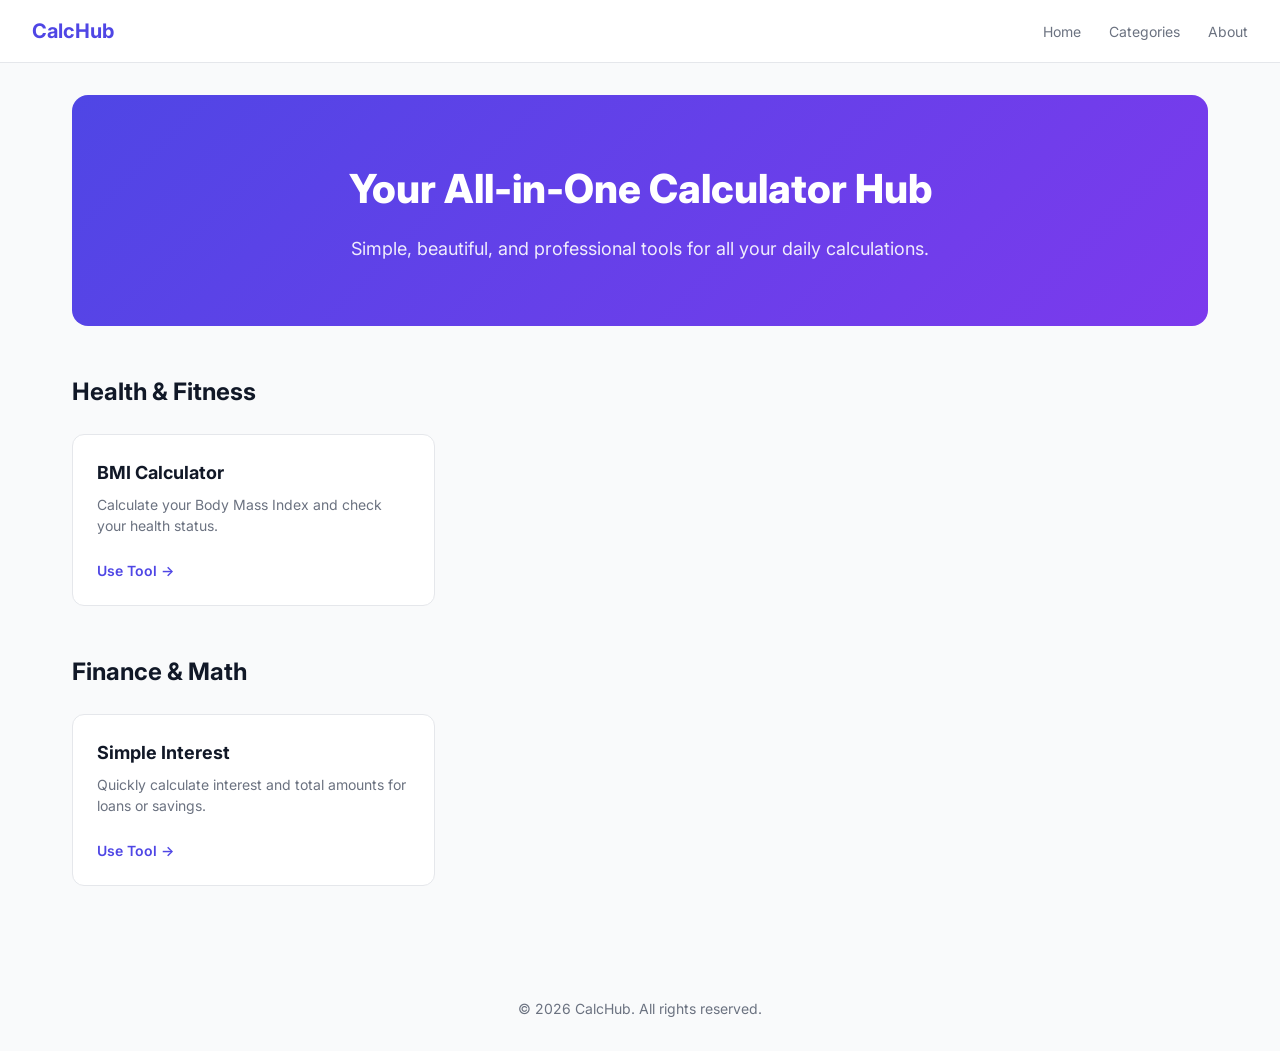
<file: index.html>
<!DOCTYPE html>
<html lang="en">
<head>
    <meta charset="UTF-8">
    <meta name="viewport" content="width=device-width, initial-scale=1.0">
    <title>CalcHub - Unified Calculator Platform</title>
    <link rel="stylesheet" href="css/style.css">
    <link rel="preconnect" href="https://fonts.googleapis.com">
    <link rel="preconnect" href="https://fonts.gstatic.com" crossorigin>
    <link href="https://fonts.googleapis.com/css2?family=Inter:wght@400;500;600;700;800&display=swap" rel="stylesheet">
    <style>
        .hero {
            text-align: center;
            padding: 4rem 2rem;
            background: linear-gradient(135deg, #4f46e5 0%, #7c3aed 100%);
            color: white;
            border-radius: 1rem;
            margin-bottom: 3rem;
        }
        .hero h2 {
            font-size: 2.5rem;
            font-weight: 800;
            margin-bottom: 1rem;
        }
        .hero p {
            font-size: 1.125rem;
            opacity: 0.9;
        }
        .category-section {
            margin-bottom: 3rem;
        }
        .category-title {
            font-size: 1.5rem;
            font-weight: 700;
            margin-bottom: 1.5rem;
            display: flex;
            align-items: center;
            gap: 0.5rem;
        }
        .calculators-grid {
            display: grid;
            grid-template-columns: repeat(auto-fill, minmax(280px, 1fr));
            gap: 1.5rem;
        }
        .calc-card {
            background: white;
            padding: 1.5rem;
            border-radius: 0.75rem;
            border: 1px solid var(--border-color);
            transition: transform 0.2s, box-shadow 0.2s;
            text-decoration: none;
            color: inherit;
            display: flex;
            flex-direction: column;
            justify-content: space-between;
        }
        .calc-card:hover {
            transform: translateY(-4px);
            box-shadow: 0 10px 15px -3px rgb(0 0 0 / 0.1);
            border-color: var(--primary-color);
        }
        .calc-card h3 {
            font-size: 1.125rem;
            margin-bottom: 0.5rem;
            color: var(--text-main);
        }
        .calc-card p {
            font-size: 0.875rem;
            color: var(--text-muted);
            margin-bottom: 1.5rem;
        }
        .btn-view {
            color: var(--primary-color);
            font-weight: 600;
            font-size: 0.875rem;
            display: flex;
            align-items: center;
            gap: 0.25rem;
        }
    </style>
</head>
<body>
    <header>
        <h1>CalcHub</h1>
        <nav>
            <a href="index.html">Home</a>
            <a href="#">Categories</a>
            <a href="#">About</a>
        </nav>
    </header>

    <main style="max-width: 1200px;">
        <section class="hero">
            <h2>Your All-in-One Calculator Hub</h2>
            <p>Simple, beautiful, and professional tools for all your daily calculations.</p>
        </section>

        <section class="category-section">
            <div class="category-title">
                <span>Health & Fitness</span>
            </div>
            <div class="calculators-grid">
                <a href="calculators/bmi.html" class="calc-card">
                    <div>
                        <h3>BMI Calculator</h3>
                        <p>Calculate your Body Mass Index and check your health status.</p>
                    </div>
                    <span class="btn-view">Use Tool &rarr;</span>
                </a>
            </div>
        </section>

        <section class="category-section">
            <div class="category-title">
                <span>Finance & Math</span>
            </div>
            <div class="calculators-grid">
                <a href="calculators/simple_interest.html" class="calc-card">
                    <div>
                        <h3>Simple Interest</h3>
                        <p>Quickly calculate interest and total amounts for loans or savings.</p>
                    </div>
                    <span class="btn-view">Use Tool &rarr;</span>
                </a>
            </div>
        </section>
    </main>

    <footer>
        <p>&copy; 2026 CalcHub. All rights reserved.</p>
    </footer>
</body>
</html>
</file>
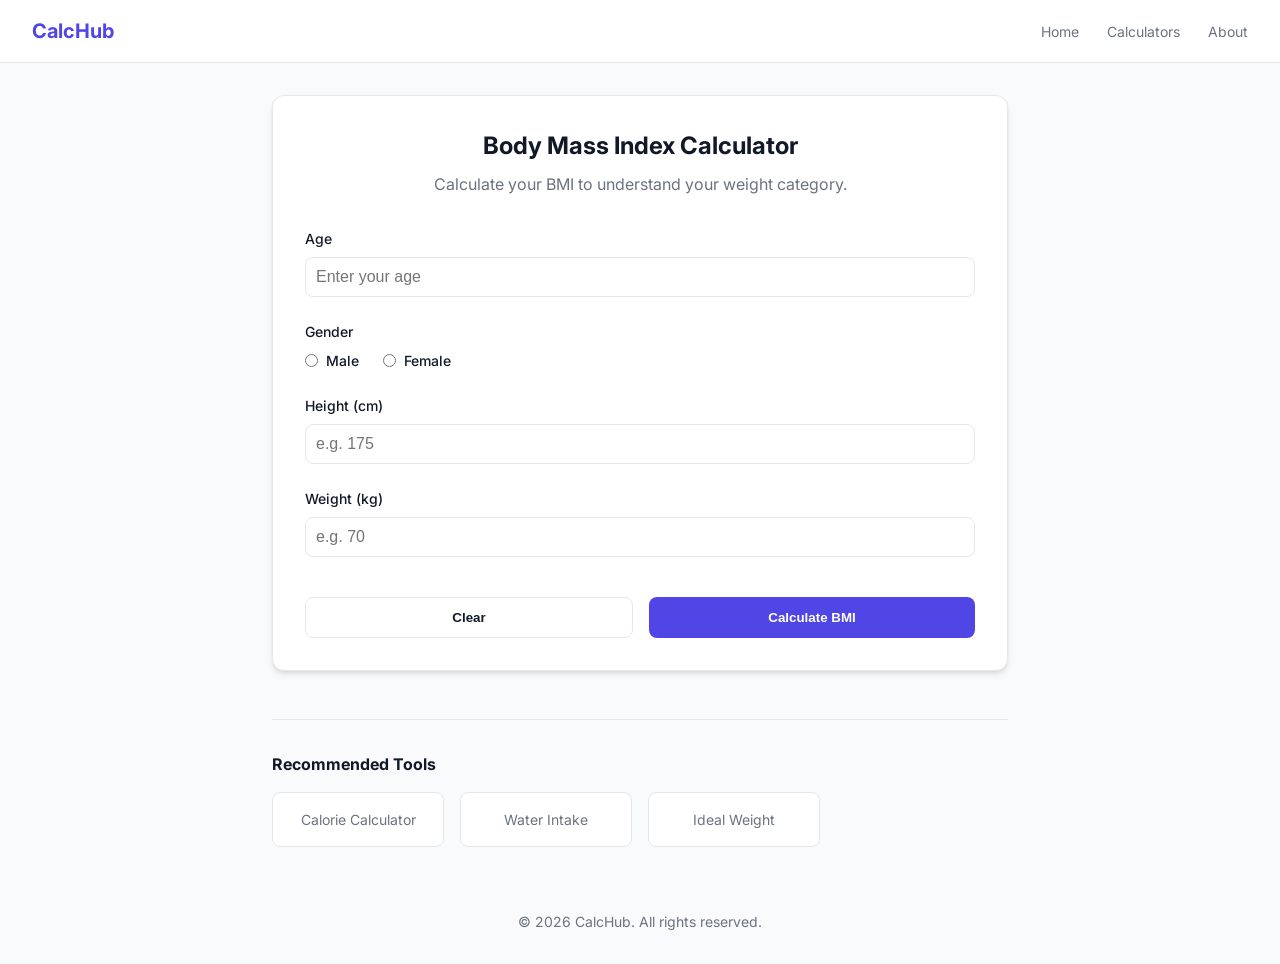
<file: calculators/bmi.html>
<!DOCTYPE html>
<html lang="en">
<head>
    <meta charset="UTF-8">
    <meta name="viewport" content="width=device-width, initial-scale=1.0">
    <title>BMI Calculator - CalcHub</title>
    <link rel="stylesheet" href="../css/style.css">
    <link rel="preconnect" href="https://fonts.googleapis.com">
    <link rel="preconnect" href="https://fonts.gstatic.com" crossorigin>
    <link href="https://fonts.googleapis.com/css2?family=Inter:wght@400;500;600;700;800&display=swap" rel="stylesheet">
</head>
<body>
    <header>
        <h1>CalcHub</h1>
        <nav>
            <a href="../index.html">Home</a>
            <a href="#">Calculators</a>
            <a href="#">About</a>
        </nav>
    </header>

    <main>
        <div class="calculator-card">
            <div class="calculator-header">
                <h2>Body Mass Index Calculator</h2>
                <p>Calculate your BMI to understand your weight category.</p>
            </div>

            <form id="form">
                <div class="form-group">
                    <label for="age">Age</label>
                    <input type="text" id="age" placeholder="Enter your age" autocomplete="off" required>
                </div>

                <div class="form-group">
                    <label>Gender</label>
                    <div class="radio-group">
                        <label class="radio-option">
                            <input type="radio" name="radio" id="m">
                            <span>Male</span>
                        </label>
                        <label class="radio-option">
                            <input type="radio" name="radio" id="f">
                            <span>Female</span>
                        </label>
                    </div>
                </div>

                <div class="form-group">
                    <label for="height">Height (cm)</label>
                    <input type="text" id="height" placeholder="e.g. 175" autocomplete="off" required>
                </div>

                <div class="form-group">
                    <label for="weight">Weight (kg)</label>
                    <input type="text" id="weight" placeholder="e.g. 70" autocomplete="off" required>
                </div>

                <div class="button-group">
                    <button type="button" id="clear">Clear</button>
                    <button type="button" id="submit">Calculate BMI</button>
                </div>
            </form>

            <div id="result-placeholder"></div>
        </div>

        <section class="recommended-tools">
            <h4>Recommended Tools</h4>
            <div class="tools-grid">
                <div class="tool-item">Calorie Calculator</div>
                <div class="tool-item">Water Intake</div>
                <div class="tool-item">Ideal Weight</div>
            </div>
        </section>
    </main>

    <footer>
        <p>&copy; 2026 CalcHub. All rights reserved.</p>
    </footer>

    <script src="../js/bmi.js"></script>
</body>
</html>
</file>
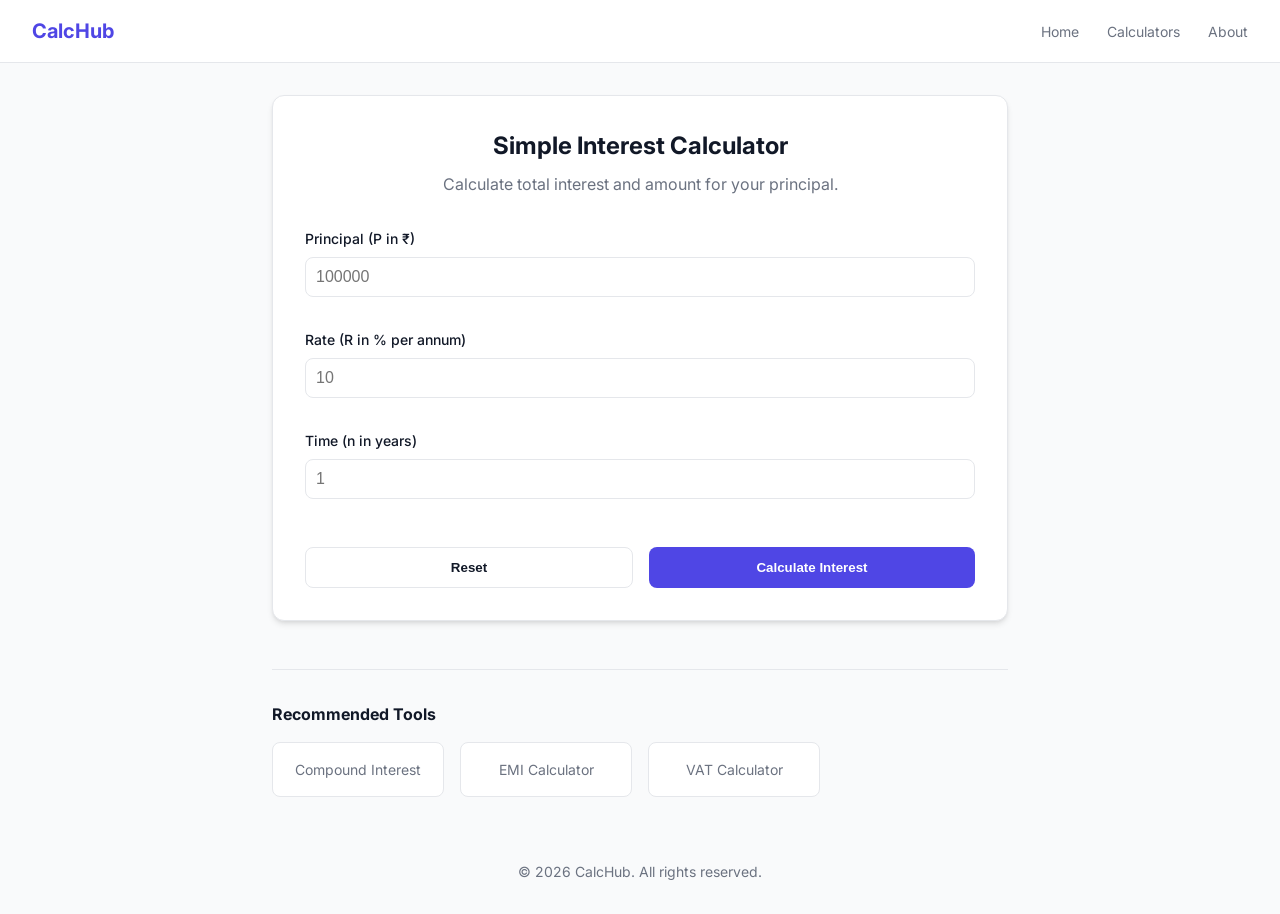
<file: calculators/simple_interest.html>
<!DOCTYPE html>
<html lang="en">
<head>
    <meta charset="UTF-8">
    <meta name="viewport" content="width=device-width, initial-scale=1.0">
    <title>Simple Interest Calculator - CalcHub</title>
    <link rel="stylesheet" href="../css/style.css">
    <link rel="preconnect" href="https://fonts.googleapis.com">
    <link rel="preconnect" href="https://fonts.gstatic.com" crossorigin>
    <link href="https://fonts.googleapis.com/css2?family=Inter:wght@400;500;600;700;800&display=swap" rel="stylesheet">
    <style>
        .hide { display: none; }
        .alert-warning { color: #991b1b; font-size: 0.75rem; margin-top: 0.25rem; }
    </style>
</head>
<body>
    <header>
        <h1>CalcHub</h1>
        <nav>
            <a href="../index.html">Home</a>
            <a href="#">Calculators</a>
            <a href="#">About</a>
        </nav>
    </header>

    <main>
        <div class="calculator-card">
            <div class="calculator-header">
                <h2>Simple Interest Calculator</h2>
                <p>Calculate total interest and amount for your principal.</p>
            </div>

            <form id="form">
                <div class="form-group">
                    <label for="principal">Principal (P in ₹)</label>
                    <input type="number" id="principal" placeholder="100000" onchange="checkNumberP()" required>
                    <strong id="errorMsgP"></strong>
                </div>

                <div class="form-group">
                    <label for="rate">Rate (R in % per annum)</label>
                    <input type="number" id="rate" placeholder="10" onchange="checkNumberR()" required>
                    <strong id="errorMsgR"></strong>
                </div>

                <div class="form-group">
                    <label for="time">Time (n in years)</label>
                    <input type="number" id="time" placeholder="1" onchange="checkNumberN()" required>
                    <strong id="errorMsgN"></strong>
                </div>

                <div class="button-group">
                    <button type="button" id="reset-btn" onclick="resetInputs()" class="secondary">Reset</button>
                    <button type="submit">Calculate Interest</button>
                </div>
            </form>

            <div id="result" class="result-container hide">
                <h3>Calculation Result</h3>
                <p>Total Interest: <span class="result-value" id="resultInterest"></span></p>
                <p>Total Amount: <span class="result-value" id="resultAmount"></span></p>
            </div>
        </div>

        <section class="recommended-tools">
            <h4>Recommended Tools</h4>
            <div class="tools-grid">
                <div class="tool-item">Compound Interest</div>
                <div class="tool-item">EMI Calculator</div>
                <div class="tool-item">VAT Calculator</div>
            </div>
        </section>
    </main>

    <footer>
        <p>&copy; 2026 CalcHub. All rights reserved.</p>
    </footer>

    <script src="../js/simple_interest.js"></script>
</body>
</html>
</file>
<file: css/style.css>
:root {
    --primary-color: #4f46e5;
    --primary-hover: #4338ca;
    --bg-color: #f9fafb;
    --card-bg: #ffffff;
    --text-main: #111827;
    --text-muted: #6b7280;
    --border-color: #e5e7eb;
    --success-color: #10b981;
    --shadow: 0 4px 6px -1px rgb(0 0 0 / 0.1), 0 2px 4px -2px rgb(0 0 0 / 0.1);
}

* {
    box-sizing: border-box;
    margin: 0;
    padding: 0;
}

body {
    font-family: 'Inter', system-ui, -apple-system, sans-serif;
    background-color: var(--bg-color);
    color: var(--text-main);
    line-height: 1.5;
    min-height: 100vh;
    display: flex;
    flex-direction: column;
}

header {
    background: var(--card-bg);
    border-bottom: 1px solid var(--border-color);
    padding: 1rem 2rem;
    display: flex;
    justify-content: space-between;
    align-items: center;
}

header h1 {
    font-size: 1.25rem;
    font-weight: 700;
    color: var(--primary-color);
}

nav a {
    text-decoration: none;
    color: var(--text-muted);
    font-size: 0.875rem;
    margin-left: 1.5rem;
    transition: color 0.2s;
}

nav a:hover {
    color: var(--primary-color);
}

main {
    flex: 1;
    padding: 2rem;
    max-width: 800px;
    margin: 0 auto;
    width: 100%;
}

.calculator-card {
    background: var(--card-bg);
    border-radius: 0.75rem;
    padding: 2rem;
    box-shadow: var(--shadow);
    border: 1px solid var(--border-color);
}

.calculator-header {
    margin-bottom: 2rem;
    text-align: center;
}

.calculator-header h2 {
    font-size: 1.5rem;
    margin-bottom: 0.5rem;
}

.calculator-header p {
    color: var(--text-muted);
}

form {
    display: grid;
    gap: 1.5rem;
}

.form-group {
    display: flex;
    flex-direction: column;
    gap: 0.5rem;
}

label {
    font-size: 0.875rem;
    font-weight: 500;
    color: var(--text-main);
}

input[type="text"],
input[type="number"],
select {
    padding: 0.625rem;
    border: 1px solid var(--border-color);
    border-radius: 0.5rem;
    font-size: 1rem;
    width: 100%;
    transition: border-color 0.2s, ring 0.2s;
}

input:focus {
    outline: none;
    border-color: var(--primary-color);
}

.radio-group {
    display: flex;
    gap: 1.5rem;
    align-items: center;
}

.radio-option {
    display: flex;
    align-items: center;
    gap: 0.5rem;
    cursor: pointer;
}

.button-group {
    display: flex;
    gap: 1rem;
    margin-top: 1rem;
}

button {
    flex: 1;
    padding: 0.75rem;
    border-radius: 0.5rem;
    font-weight: 600;
    cursor: pointer;
    transition: all 0.2s;
    border: none;
}

button[type="submit"], 
#submit {
    background-color: var(--primary-color);
    color: white;
}

button[type="submit"]:hover,
#submit:hover {
    background-color: var(--primary-hover);
}

button#clear, 
button.secondary {
    background-color: white;
    color: var(--text-main);
    border: 1px solid var(--border-color);
}

button#clear:hover,
button.secondary:hover {
    background-color: var(--bg-color);
}

.result-container {
    margin-top: 2rem;
    padding: 1.5rem;
    background-color: #f0fdf4;
    border-radius: 0.5rem;
    border: 1px solid #bbf7d0;
    text-align: center;
}

.result-container h3 {
    color: var(--success-color);
    font-size: 1.25rem;
    margin-bottom: 0.5rem;
}

.result-value {
    font-size: 2rem;
    font-weight: 800;
    color: var(--text-main);
}

footer {
    padding: 2rem;
    text-align: center;
    color: var(--text-muted);
    font-size: 0.875rem;
}

.recommended-tools {
    margin-top: 3rem;
    border-top: 1px solid var(--border-color);
    padding-top: 2rem;
}

.recommended-tools h4 {
    margin-bottom: 1rem;
}

.tools-grid {
    display: grid;
    grid-template-columns: repeat(auto-fill, minmax(150px, 1fr));
    gap: 1rem;
}

.tool-item {
    padding: 1rem;
    background: var(--card-bg);
    border: 1px solid var(--border-color);
    border-radius: 0.5rem;
    text-align: center;
    font-size: 0.875rem;
    color: var(--text-muted);
}

@media (max-width: 640px) {
    main {
        padding: 1rem;
    }
    .button-group {
        flex-direction: column;
    }
}
</file>
